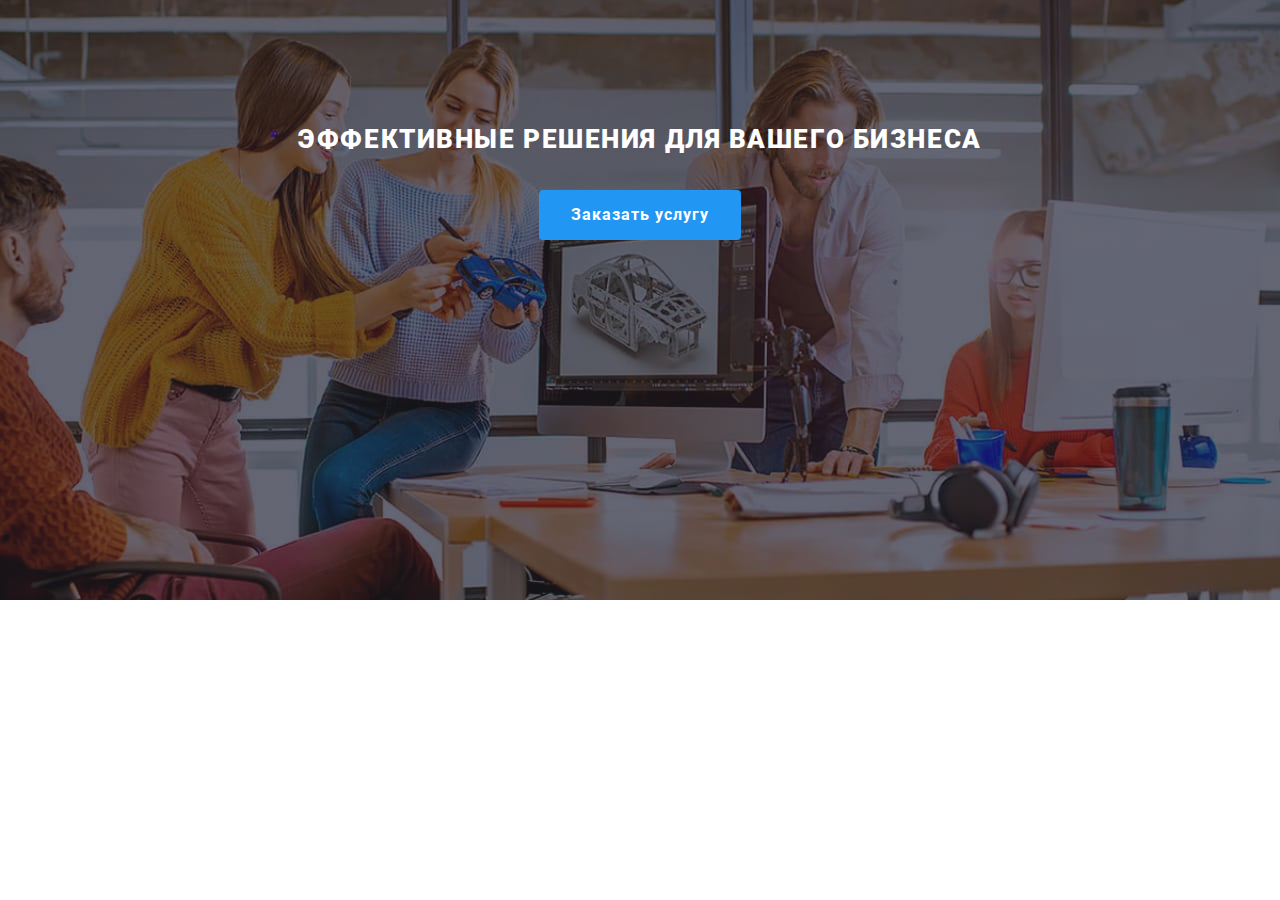
<file: index.html>
<!DOCTYPE html>
<html lang="ru">
	<head>
		<meta charset="UTF-8" />
		<meta http-equiv="X-UA-Compatible" content="IE=edge" />
		<meta name="viewport" content="width=device-width, initial-scale=1.0" />
		<title>Document</title>
		<link rel="stylesheet" href="./css/main.min.css" />
	</head>
	<body>
		<!-- <header class="header">
			<div class="header__container container">
				
				<a href="./index.html" class="logo header__logo">Web<span class="header__logo--black">Studio</span></a>
				<nav>
					<ul class="nav list">
						<li class="nav__item"><a href="./index.html" class="nav__link link current-page">Студия</a></li>
						<li class="nav__item"><a href="./portfolio.html" class="nav__link link">Портфолио</a></li>
						<li class="nav__item"><a href="" class="nav__link link">Контакты</a></li>
					</ul>
				</nav>
				<ul class="auth list">
					<li class="auth__item">
						<a href="mailto:info@devstudio.com" class="link auth__link auth__link-mail">
							<svg class="header__contacts-icon env" width="21" height="16">
								<use href="./images/icons.svg#icon-envelope"></use>
							</svg>
							info@devstudio.com
						</a>
					</li>
					<li class="auth__item">
						<a href="tel:+380961111111" class="link auth__link auth__link-tel">
							<svg class="header__contacts-icon smrt" width="16" height="21">
								<use href="./images/icons.svg#icon-smartphone"></use>
							</svg>
							+38 096 111 11 11
						</a>
					</li>
				</ul>
			</div>
		</header> -->
		<main>
			<section class="hero section">
				<div class="container hero__container">
					<h1 class="title hero__title">Эффективные решения для вашего бизнеса</h1>
					<button type="button" class="hero__button" data-modal-open>Заказать услугу</button>
				</div>
			</section>
			<!-- <section class="feature__page section">
				<h2 class="title visually-hidden">Особенности</h2>
				
				<div class="container">
					<ul class="list feature__container">
						<li class="feature__item">
							<div class="feature__item__box">
								<svg class="feature__icon" width="70px" height="70px">
									<use href="./images/icons.svg#icon-antenna"></use>
								</svg>
							</div>
							<h3 class="feature__item__title title">Внимание к деталям</h3>
							<p class="feature__item__text">
								Идейные соображения, а также начало повседневной работы по формированию позиции.
							</p>
						</li>
						<li class="feature__item">
							<div class="feature__item__box">
								<svg class="feature__icon" width="70px" height="70px">
									<use href="./images/icons.svg#icon-clock"></use>
								</svg>
							</div>
							<h3 class="feature__item__title title">Пунктуальность</h3>
							<p class="feature__item__text">
								Задача организации, в особенности же рамки и место обучения кадров влечет за собой.
							</p>
						</li>
						<li class="feature__item">
							<div class="feature__item__box">
								<svg class="feature__icon" width="70px" height="70px">
									<use href="./images/icons.svg#icon-diagram"></use>
								</svg>
							</div>
							<h3 class="feature__item__title title">Планирование</h3>
							<p class="feature__item__text">
								Равным образом консультация с широким активом в значительной степени обуславливает.
							</p>
						</li>
						<li class="feature__item">
							<div class="feature__item__box">
								<svg class="feature__icon" width="70px" height="70px">
									<use href="./images/icons.svg#icon-astronaut"></use>
								</svg>
							</div>
							<h3 class="feature__item__title title">Современные технологии</h3>
							<p class="feature__item__text">
								Значимость этих проблем настолько очевидна, что реализация плановых заданий.
							</p>
						</li>
					</ul>
				</div>
			</section>
			<section class="work section">
				<div class="container work__container">
					<h2 class="work__title title">Чем мы занимаемся</h2>
					<ul class="list work__list">
						<li>
							<a href="" class="work__link">
								<img src="./images/box-1.jpg" alt="Фото где пишут код" class="work__img" width="370" height="294" />
								<span class="work__text">десктопные приложения</span>
							</a>
						</li>
						<li>
							<a href="" class="work__link">
								<img
									src="./images/box-2.jpg"
									alt="фото с созданием моб приложения"
									class="work__img"
									width="370"
									height="294"
								/>
								<span class="work__text">мобильные приложения</span>
							</a>
						</li>
						<li>
							<a href="" class="work__link">
								<img
									src="./images/box-3.jpg"
									alt="фото с созданием дизайна"
									class="work__img"
									width="370"
									height="294"
								/>
								<span class="work__text">дизайнерские решения</span>
							</a>
						</li>
					</ul>
				</div>
			</section>
			<section class="team section">
				<div class="container">
					<h2 class="title team__title">Наша команда</h2>
					<ul class="list team__list">
						<li class="team__item">
							<img src="./images/igor-dem.jpg" alt="фото Игорь Демьяненко" class="team__img" width="270" height="260" />
							<div class="team__content">
								<h3 class="title team__name">Игорь Демьяненко</h3>
								<p lang="en" class="team__profession">Product Designer</p>
								<ul class="team__soc list">
									<li class="team__soc-item">
										<a href="" class="item__soc-link">
											<svg class="soc-icon instagram" width="20px" height="20px">
												<use href="./images/icons.svg#icon-instagram"></use>
											</svg>
										</a>
									</li>
									<li class="team__soc-item">
										<a href="" class="item__soc-link">
											<svg class="soc-icon twitter" width="20px" height="20px">
												<use href="./images/icons.svg#icon-twitter"></use>
											</svg>
										</a>
									</li>
									<li class="team__soc-item">
										<a href="" class="item__soc-link">
											<svg class="soc-icon facebook" width="20px" height="20px">
												<use href="./images/icons.svg#icon-facebook"></use>
											</svg>
										</a>
									</li>
									<li class="team__soc-item">
										<a href="" class="item__soc-link">
											<svg class="soc-icon linkedin" width="20px" height="20px">
												<use href="./images/icons.svg#icon-linkedin"></use>
											</svg>
										</a>
									</li>
								</ul>
							</div>
						</li>

						<li class="team__item">
							<img src="./images/olga-rep.jpg" alt="фото Ольга Репина" class="team__img" width="270" height="260" />
							<div class="team__content">
								<h3 class="title team__name">Ольга Репина</h3>
								<p lang="en" class="team__profession">Frontend Developer</p>
								<ul class="team__soc list">
									<li class="team__soc-item">
										<a href="" class="item__soc-link">
											<svg class="soc-icon instagram" width="20px" height="20px">
												<use href="./images/icons.svg#icon-instagram"></use>
											</svg>
										</a>
									</li>
									<li class="team__soc-item">
										<a href="" class="item__soc-link">
											<svg class="soc-icon twitter" width="20px" height="20px">
												<use href="./images/icons.svg#icon-twitter"></use>
											</svg>
										</a>
									</li>
									<li class="team__soc-item">
										<a href="" class="item__soc-link">
											<svg class="soc-icon facebook" width="20px" height="20px">
												<use href="./images/icons.svg#icon-facebook"></use>
											</svg>
										</a>
									</li>
									<li class="team__soc-item">
										<a href="" class="item__soc-link">
											<svg class="soc-icon linkedin" width="20px" height="20px">
												<use href="./images/icons.svg#icon-linkedin"></use>
											</svg>
										</a>
									</li>
								</ul>
							</div>
						</li>

						<li class="team__item">
							<img
								src="./images/nikolay-tarasov.jpg"
								alt="фото Николай Тарасов"
								class="team__img"
								width="270"
								height="260"
							/>
							<div class="team__content">
								<h3 class="title team__name">Николай Тарасов</h3>
								<p lang="en" class="team__profession">Marketing</p>
								<ul class="team__soc list">
									<li class="team__soc-item">
										<a href="" class="item__soc-link">
											<svg class="soc-icon instagram" width="20px" height="20px">
												<use href="./images/icons.svg#icon-instagram"></use>
											</svg>
										</a>
									</li>
									<li class="team__soc-item">
										<a href="" class="item__soc-link">
											<svg class="soc-icon twitter" width="20px" height="20px">
												<use href="./images/icons.svg#icon-twitter"></use>
											</svg>
										</a>
									</li>
									<li class="team__soc-item">
										<a href="" class="item__soc-link">
											<svg class="soc-icon facebook" width="20px" height="20px">
												<use href="./images/icons.svg#icon-facebook"></use>
											</svg>
										</a>
									</li>
									<li class="team__soc-item">
										<a href="" class="item__soc-link">
											<svg class="soc-icon linkedin" width="20px" height="20px">
												<use href="./images/icons.svg#icon-linkedin"></use>
											</svg>
										</a>
									</li>
								</ul>
							</div>
						</li>

						<li class="team__item">
							<img
								src="./images/mikhail-ermakov.jpg"
								alt="фото Михаил Ермаков"
								class="team__img"
								width="270"
								height="260"
							/>
							<div class="team__content">
								<h3 class="title team__name">Михаил Ермаков</h3>
								<p lang="en" class="team__profession">UI Designer</p>
								<ul class="team__soc list">
									<li class="team__soc-item">
										<a href="" class="item__soc-link">
											<svg class="soc-icon instagram" width="20px" height="20px">
												<use href="./images/icons.svg#icon-instagram"></use>
											</svg>
										</a>
									</li>
									<li class="team__soc-item">
										<a href="" class="item__soc-link">
											<svg class="soc-icon twitter" width="20px" height="20px">
												<use href="./images/icons.svg#icon-twitter"></use>
											</svg>
										</a>
									</li>
									<li class="team__soc-item">
										<a href="" class="item__soc-link">
											<svg class="soc-icon facebook" width="20px" height="20px">
												<use href="./images/icons.svg#icon-facebook"></use>
											</svg>
										</a>
									</li>
									<li class="team__soc-item">
										<a href="" class="item__soc-link">
											<svg class="soc-icon linkedin" width="20px" height="20px">
												<use href="./images/icons.svg#icon-linkedin"></use>
											</svg>
										</a>
									</li>
								</ul>
							</div>
						</li>
					</ul>
				</div>
			</section>
			<section class="clients section">
				<div class="container">
					<h2 class="title clients__title">Постоянные клиенты</h2>
					<ul class="clients__list list">
						<li class="clients__item">
							<a href="#" class="clients__link">
								<svg class="clients__logo" width="106px" height="60px">
									<use href="./images/icons.svg#icon-Logo1"></use>
								</svg>
							</a>
						</li>
						<li class="clients__item">
							<a href="#" class="clients__link">
								<svg class="clients__logo" width="106px" height="60px">
									<use href="./images/icons.svg#icon-Logo2"></use>
								</svg>
							</a>
						</li>
						<li class="clients__item">
							<a href="#" class="clients__link">
								<svg class="clients__logo" width="106px" height="60px">
									<use href="./images/icons.svg#icon-Logo3"></use>
								</svg>
							</a>
						</li>
						<li class="clients__item">
							<a href="#" class="clients__link">
								<svg class="clients__logo" width="106px" height="60px">
									<use href="./images/icons.svg#icon-Logo4"></use>
								</svg>
							</a>
						</li>
						<li class="clients__item">
							<a href="#" class="clients__link">
								<svg class="clients__logo" width="106px" height="60px">
									<use href="./images/icons.svg#icon-Logo5"></use>
								</svg>
							</a>
						</li>
						<li class="clients__item">
							<a href="#" class="clients__link">
								<svg class="clients__logo" width="106px" height="60px">
									<use href="./images/icons.svg#icon-Logo6"></use>
								</svg>
							</a>
						</li>
					</ul>
				</div>
			</section>
		</main>
		<footer class="footer">
			<div class="container footer__container">
				<div>
					
					<a href="./index.html" class="logo footer__logo">Web<span class="footer__logo--white">Studio</span></a>
					<address>
						<ul class="list list__address">
							<li>
								<a href="https://goo.gl/maps/J37NzG6z3w71KRSu6" class="address__map">г. Киев, пр-т Леси Украинки, 26</a>
							</li>
							<li><a href="mailto:info@example.com" class="link address__link">info@example.com</a></li>
							<li><a href="tel:+380991111111" class="link address__link address__link-tel">+38 099 111 11 11</a></li>
						</ul>
					</address>
				</div>
				<div class="footer-soc">
					<h2 class="footer-soc__title">присоединяйтесь</h2>
					<ul class="footer-soc__list list">
						<li class="footer-soc__item">
							<a href="" class="footer-soc__link item__soc-link">
								<svg class="soc-icon instagram" width="20px" height="20px">
									<use href="./images/icons.svg#icon-instagram"></use>
								</svg>
							</a>
						</li>
						<li class="footer-soc__item">
							<a href="" class="footer-soc__link item__soc-link">
								<svg class="soc-icon twitter" width="20px" height="20px">
									<use href="./images/icons.svg#icon-twitter"></use>
								</svg>
							</a>
						</li>
						<li class="footer-soc__item">
							<a href="" class="footer-soc__link item__soc-link">
								<svg class="soc-icon facebook" width="20px" height="20px">
									<use href="./images/icons.svg#icon-facebook"></use>
								</svg>
							</a>
						</li>
						<li class="footer-soc__item">
							<a href="" class="footer-soc__link item__soc-link">
								<svg class="soc-icon linkedin" width="20px" height="20px">
									<use href="./images/icons.svg#icon-linkedin"></use>
								</svg>
							</a>
						</li>
					</ul>
				</div>
				<form class="footer-sign">
					<p class="footer-sign__title">Подпишитесь на рассылку</p>
					<label for="footer-mail"></label>
					<input type="email" name="footer-mail" id="footer-mail" class="footer-sign__input" placeholder="E-mail" />
					<button type="submit" class="footer__btn-submit">
						Подписаться
						<svg class="sign__icon-plane"><use href="./images/icons.svg#icon-send"></use></svg>
					</button>
				</form>
			</div>
		</footer> -->
		<div class="backdrop is-hidden" data-modal>
			<div class="modal-window">
				<button type="button" class="modal__btn-close" data-modal-close>
					<svg class="close-icon" width="18px" height="18px">
						<use href="./images/icons.svg#icon-close"></use>
					</svg>
				</button>
				<p class="modal__title">Оставьте свои данные, мы вам перезвоним</p>
				<form class="modal__form">
					<div class="form-box">
						<label for="name" class="form-box__label">Имя</label>
						<div class="form-box__thumb">
							<input type="text" name="name" id="name" class="form-box__field" />
							<svg class="form-box__icon" width="18px" height="18px">
								<use href="./images/icons.svg#icon-person-input"></use>
							</svg>
						</div>
					</div>
					<div class="form-box">
						<label for="tel" class="form-box__label">Телефон</label>
						<div class="form-box__thumb">
							<input type="tel" name="tel" id="tel" class="form-box__field" />
							<svg class="form-box__icon" width="18px" height="18px">
								<use href="./images/icons.svg#icon-phone-input"></use>
							</svg>
						</div>
					</div>
					<div class="form-box">
						<label for="email" class="form-box__label">Почта</label>
						<div class="form-box__thumb">
							<input type="email" name="email" id="email" class="form-box__field" />
							<svg class="form-box__icon" width="18px" height="18px">
								<use href="./images/icons.svg#icon-email-input"></use>
							</svg>
						</div>
					</div>
					<label for="comment" class="form-box__label">Комментарий</label>
					<textarea name="comment" id="comment" class="form-box__comment" placeholder="Введите текст"></textarea>
					<div class="checkbox__policy">
						<input type="checkbox" name="policy" id="policy" value="true" class="agreement__input visually-hidden" />
						<label for="policy" class="agreement__label">
							<span>
								<svg class="agreement__icon" width="11px" height="8px">
									<use href="./images/icons.svg#icon-check"></use>
								</svg>
							</span>
							Соглашаюсь с рассылкой и принимаю&nbsp;
							<a href="#" class="agreement__policy">Условия договора</a>
						</label>
					</div>
					<button type="submit" class="modal__btn-submit">Отправить</button>
				</form>
			</div>
		</div>
		<script src="./js/modal.js"></script>
	</body>
</html>
</file>
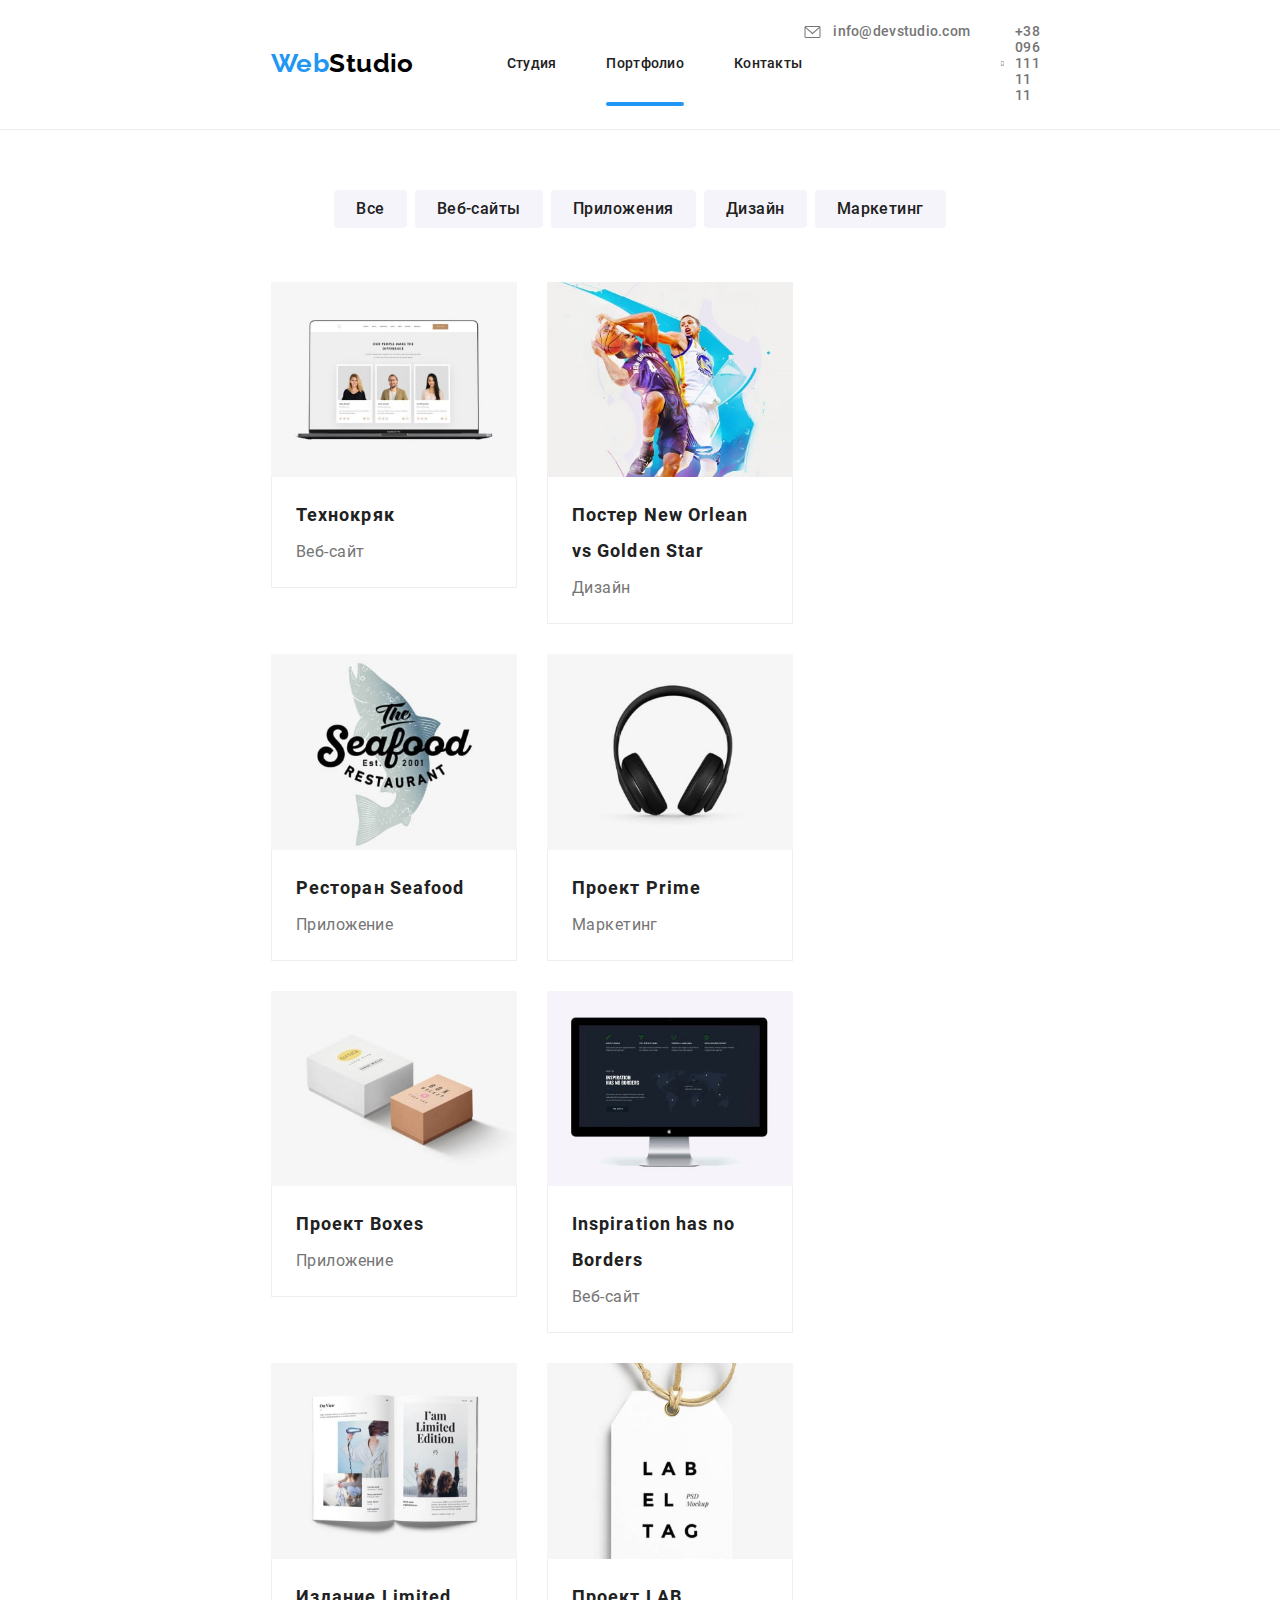
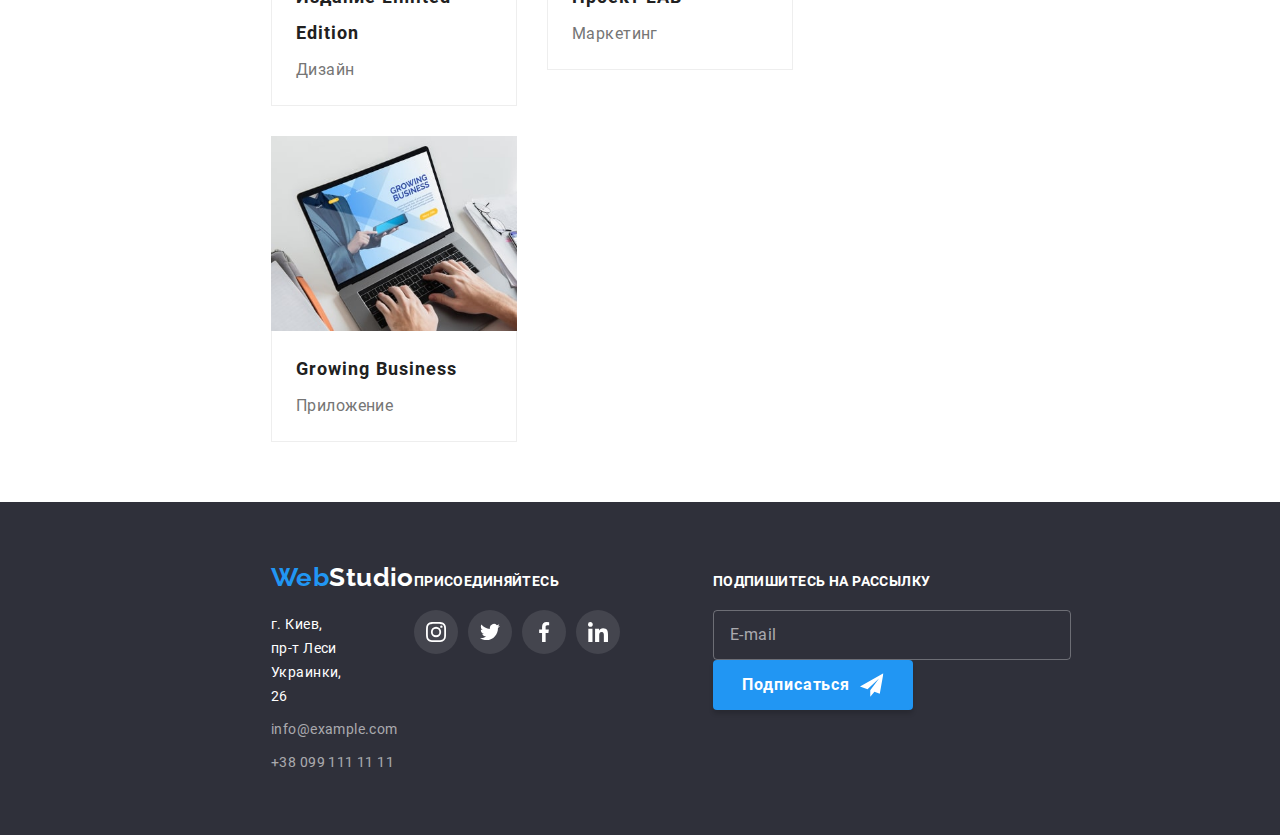
<file: portfolio.html>
<!DOCTYPE html>
<html lang="ru">
	<head>
		<meta charset="UTF-8" />
		<meta http-equiv="X-UA-Compatible" content="IE=edge" />
		<meta name="viewport" content="width=device-width, initial-scale=1.0" />
		<title>Document</title>
		<link rel="stylesheet" href="./css/main.min.css" />
	</head>
	<body>
		<header class="header">
			<div class="header__container container">
				<!-- prettier-ignore -->
				<a href="./index.html" class="logo header__logo">Web<span class="header__logo--black">Studio</span></a>
				<nav>
					<ul class="nav list">
						<li class="nav__item"><a href="./index.html" class="nav__link link">Студия</a></li>
						<li class="nav__item"><a href="./portfolio.html" class="nav__link link current-page">Портфолио</a></li>
						<li class="nav__item"><a href="" class="nav__link link">Контакты</a></li>
					</ul>
				</nav>
				<ul class="auth list">
					<li class="auth__item">
						<a href="mailto:info@devstudio.com" class="link auth__link auth__link-mail">
							<svg class="header__contacts-icon env" width="21" height="16">
								<use href="./images/icons.svg#icon-envelope"></use>
							</svg>
							info@devstudio.com
						</a>
					</li>
					<li class="auth__item">
						<a href="tel:+380961111111" class="link auth__link auth__link-tel">
							<svg class="header__contacts-icon smrt" width="16" height="21">
								<use href="./images/icons.svg#icon-smartphone"></use>
							</svg>
							+38 096 111 11 11
						</a>
					</li>
				</ul>
			</div>
		</header>
		<main class="main">
			<section class="section">
				<h1 class="portfolio visually-hidden">Портфолио</h1>
				<!-- скрытый заголовок -->
				<div class="container portfolio__container">
					<ul class="filter list">
						<li><button type="button" class="filter__button">Все</button></li>
						<li><button type="button" class="filter__button">Веб-сайты</button></li>
						<li><button type="button" class="filter__button">Приложения</button></li>
						<li><button type="button" class="filter__button">Дизайн</button></li>
						<li><button type="button" class="filter__button">Маркетинг</button></li>
					</ul>
					<h2 class="projects-title visually-hidden">проекты</h2>
					<!-- скрытый заголовок -->
					<ul class="list projects">
						<li class="projects__item">
							<a href="" class="projects__link">
								<div class="projects__box">
									<img
										src="./images/img-1.jpg"
										alt="фото открытого ноута на мониторе веб-сайт Технокряк"
										class="projects__foto"
									/>
									<p class="overlay">
										Ресурс предлагает комплексные предложения с разным уровнем функционала и сервисов. Все это позволит
										посетителю получить исчерпывающие сведения о компании или частном лице.
									</p>
								</div>

								<div class="projects__content">
									<h3 class="projects__title title">Технокряк</h3>
									<p class="projects__type">Веб-сайт</p>
								</div>
							</a>
						</li>
						<li class="projects__item">
							<a href="" class="projects__link">
								<div class="projects__box">
									<img
										src="./images/img-2.jpg"
										alt="Постер Новый Орлеан против Голден Стейт Вариорз"
										class="projects__foto"
									/>
									<p class="overlay">
										Lorem, ipsum dolor sit amet consectetur adipisicing elit. Ad maiores quis itaque debitis, corporis
										unde nulla magni dignissimos quae officia. Accusantium impedit molestias perspiciatis voluptate
										laboriosam ratione neque, atque delectus ut tenetur recusandae minus magnam blanditiis non fuga
										error modi illo doloribus sint deleniti. Deleniti fugit saepe repellendus optio molestias.
									</p>
								</div>
								<div class="projects__content">
									<h3 class="projects__title title">Постер New Orlean vs Golden Star</h3>
									<p class="projects__type">Дизайн</p>
								</div>
							</a>
						</li>
						<li class="projects__item">
							<a href="" class="projects__link">
								<div class="projects__box">
									<img src="./images/img-3.jpg" alt="лого ресторана" class="projects__foto" />
									<p class="overlay">
										Lorem ipsum dolor sit amet consectetur adipisicing elit. Consequuntur dolores placeat harum
										accusantium numquam dolore amet aliquid eius quam magnam temporibus illum, reprehenderit rem
										asperiores quisquam est quis. Cumque voluptates quam necessitatibus beatae non modi ullam esse
										minima perferendis est exercitationem sed accusamus quibusdam nesciunt eveniet, sit facilis sint. A?
									</p>
								</div>
								<div class="projects__content">
									<h3 class="projects__title title">Ресторан Seafood</h3>
									<p class="projects__type">Приложение</p>
								</div>
							</a>
						</li>
						<li class="projects__item">
							<a href="" class="projects__link">
								<div class="projects__box">
									<img src="./images/img-4.jpg" alt="наушники" class="projects__foto" />
									<p class="overlay">
										Lorem ipsum dolor sit amet consectetur adipisicing elit. Consequuntur dolores placeat harum
										accusantium numquam dolore amet aliquid eius quam magnam temporibus illum, reprehenderit rem
										asperiores quisquam est quis. Cumque voluptates quam necessitatibus beatae non modi ullam esse
										minima perferendis est exercitationem sed accusamus quibusdam nesciunt eveniet, sit facilis sint. A?
									</p>
								</div>

								<div class="projects__content">
									<h3 class="projects__title title">Проект Prime</h3>
									<p class="projects__type">Маркетинг</p>
								</div>
							</a>
						</li>
						<li class="projects__item">
							<a href="" class="projects__link">
								<div class="projects__box">
									<img src="./images/img-5.jpg" alt="две коробки разных размеров" class="projects__foto" />
									<p class="overlay">
										Lorem ipsum dolor sit amet consectetur adipisicing elit. Consequuntur dolores placeat harum
										accusantium numquam dolore amet aliquid eius quam magnam temporibus illum, reprehenderit rem
										asperiores quisquam est quis. Cumque voluptates quam necessitatibus beatae non modi ullam esse
										minima perferendis est exercitationem sed accusamus quibusdam nesciunt eveniet, sit facilis sint. A?
									</p>
								</div>

								<div class="projects__content">
									<h3 class="projects__title title">Проект Boxes</h3>
									<p class="projects__type">Приложение</p>
								</div>
							</a>
						</li>
						<li class="projects__item">
							<a href="" class="projects__link">
								<div class="projects__box">
									<img src="./images/img-6.jpg" alt="монитор с изображением веб-сайта" class="projects__foto" />
									<p class="overlay">
										Lorem ipsum dolor sit amet consectetur adipisicing elit. Consequuntur dolores placeat harum
										accusantium numquam dolore amet aliquid eius quam magnam temporibus illum, reprehenderit rem
										asperiores quisquam est quis. Cumque voluptates quam necessitatibus beatae non modi ullam esse
										minima perferendis est exercitationem sed accusamus quibusdam nesciunt eveniet, sit facilis sint. A?
									</p>
								</div>

								<div class="projects__content">
									<h3 class="projects__title title">Inspiration has no Borders</h3>
									<p class="projects__type">Веб-сайт</p>
								</div>
							</a>
						</li>
						<li class="projects__item">
							<a href="" class="projects__link">
								<div class="projects__box">
									<img
										src="./images/img-7.jpg"
										alt="открытая книга-журнал с фото и текстом внутри"
										class="projects__foto"
									/>
									<p class="overlay">
										Lorem ipsum dolor sit amet consectetur adipisicing elit. Consequuntur dolores placeat harum
										accusantium numquam dolore amet aliquid eius quam magnam temporibus illum, reprehenderit rem
										asperiores quisquam est quis. Cumque voluptates quam necessitatibus beatae non modi ullam esse
										minima perferendis est exercitationem sed accusamus quibusdam nesciunt eveniet, sit facilis sint. A?
									</p>
								</div>

								<div class="projects__content">
									<h3 class="projects__title title">Издание Limited Edition</h3>
									<p class="projects__type">Дизайн</p>
								</div>
							</a>
						</li>
						<li class="projects__item">
							<a href="" class="projects__link">
								<div class="projects__box">
									<img src="./images/img-8.jpg" alt="лэйба на веревочке с надписью" class="projects__foto" />
									<p class="overlay">
										Lorem ipsum dolor sit amet consectetur adipisicing elit. Consequuntur dolores placeat harum
										accusantium numquam dolore amet aliquid eius quam magnam temporibus illum, reprehenderit rem
										asperiores quisquam est quis. Cumque voluptates quam necessitatibus beatae non modi ullam esse
										minima perferendis est exercitationem sed accusamus quibusdam nesciunt eveniet, sit facilis sint. A?
									</p>
								</div>

								<div class="projects__content">
									<h3 class="projects__title title">Проект LAB</h3>
									<p class="projects__type">Маркетинг</p>
								</div>
							</a>
						</li>
						<li class="projects__item">
							<a href="" class="projects__link">
								<div class="projects__box">
									<img src="./images/img-9.jpg" alt="печатающие руки за открытым ноутом" class="projects__foto" />
									<p class="overlay">
										Lorem ipsum dolor sit amet consectetur adipisicing elit. Consequuntur dolores placeat harum
										accusantium numquam dolore amet aliquid eius quam magnam temporibus illum, reprehenderit rem
										asperiores quisquam est quis. Cumque voluptates quam necessitatibus beatae non modi ullam esse
										minima perferendis est exercitationem sed accusamus quibusdam nesciunt eveniet, sit facilis sint. A?
									</p>
								</div>

								<div class="projects__content">
									<h3 class="projects__title title">Growing Business</h3>
									<p class="projects__type">Приложение</p>
								</div>
							</a>
						</li>
					</ul>
				</div>
			</section>
		</main>
		<footer class="footer">
			<div class="container footer__container">
				<div>
					<!-- prettier-ignore -->
					<a href="./index.html" class="logo footer__logo">Web<span class="footer__logo--white">Studio</span></a>
					<address>
						<ul class="list list__address">
							<li>
								<a href="https://goo.gl/maps/J37NzG6z3w71KRSu6" class="address__map">г. Киев, пр-т Леси Украинки, 26</a>
							</li>
							<li><a href="mailto:info@example.com" class="link address__link">info@example.com</a></li>
							<li><a href="tel:+380991111111" class="link address__link address__link-tel">+38 099 111 11 11</a></li>
						</ul>
					</address>
				</div>
				<div class="footer-soc">
					<h2 class="footer-soc__title">присоединяйтесь</h2>
					<ul class="footer-soc__list list">
						<li class="footer-soc__item">
							<a href="" class="footer-soc__link item__soc-link">
								<svg class="soc-icon instagram" width="20px" height="20px">
									<use href="./images/icons.svg#icon-instagram"></use>
								</svg>
							</a>
						</li>
						<li class="footer-soc__item">
							<a href="" class="footer-soc__link item__soc-link">
								<svg class="soc-icon twitter" width="20px" height="20px">
									<use href="./images/icons.svg#icon-twitter"></use>
								</svg>
							</a>
						</li>
						<li class="footer-soc__item">
							<a href="" class="footer-soc__link item__soc-link">
								<svg class="soc-icon facebook" width="20px" height="20px">
									<use href="./images/icons.svg#icon-facebook"></use>
								</svg>
							</a>
						</li>
						<li class="footer-soc__item">
							<a href="" class="footer-soc__link item__soc-link">
								<svg class="soc-icon linkedin" width="20px" height="20px">
									<use href="./images/icons.svg#icon-linkedin"></use>
								</svg>
							</a>
						</li>
					</ul>
				</div>
				<form class="footer-sign">
					<p class="footer-sign__title">Подпишитесь на рассылку</p>
					<label for="footer-mail"></label>
					<input type="email" name="footer-mail" id="footer-mail" class="footer-sign__input" placeholder="E-mail" />
					<button type="submit" class="footer__btn-submit">
						Подписаться
						<svg class="sign__icon-plane"><use href="./images/icons.svg#icon-send"></use></svg>
					</button>
				</form>
			</div>
		</footer>
	</body>
</html>
</file>
<file: css/main.min.css>
:root{--primary-text-color: #757575;--title-text-color: #212121;--accent-color: #2196f3;--second-text-color: #ffffff;--soc-primary-color: #afb1b8;--transition-effect: 250ms cubic-bezier(0.4, 0, 0.2, 1)}@font-face{font-family:"Raleway";font-style:normal;font-weight:700;src:url("../fonts/raleway-v28-latin-700.eot");src:local(""),url("../fonts/raleway-v28-latin-700.eot?#iefix") format("embedded-opentype"),url("../fonts/raleway-v28-latin-700.woff2") format("woff2"),url("../fonts/raleway-v28-latin-700.woff") format("woff"),url("../fonts/raleway-v28-latin-700.ttf") format("truetype"),url("../fonts/raleway-v28-latin-700.svg#Raleway") format("svg")}@font-face{font-family:"Roboto";font-style:normal;font-weight:400;src:url("../fonts/roboto-v30-latin_cyrillic-regular.eot");src:local(""),url("../fonts/roboto-v30-latin_cyrillic-regular.eot?#iefix") format("embedded-opentype"),url("../fonts/roboto-v30-latin_cyrillic-regular.woff2") format("woff2"),url("../fonts/roboto-v30-latin_cyrillic-regular.woff") format("woff"),url("../fonts/roboto-v30-latin_cyrillic-regular.ttf") format("truetype"),url("../fonts/roboto-v30-latin_cyrillic-regular.svg#Roboto") format("svg")}@font-face{font-family:"Roboto";font-style:normal;font-weight:500;src:url("../fonts/roboto-v30-latin_cyrillic-500.eot");src:local(""),url("../fonts/roboto-v30-latin_cyrillic-500.eot?#iefix") format("embedded-opentype"),url("../fonts/roboto-v30-latin_cyrillic-500.woff2") format("woff2"),url("../fonts/roboto-v30-latin_cyrillic-500.woff") format("woff"),url("../fonts/roboto-v30-latin_cyrillic-500.ttf") format("truetype"),url("../fonts/roboto-v30-latin_cyrillic-500.svg#Roboto") format("svg")}@font-face{font-family:"Roboto";font-style:normal;font-weight:700;src:url("../fonts/roboto-v30-latin_cyrillic-700.eot");src:local(""),url("../fonts/roboto-v30-latin_cyrillic-700.eot?#iefix") format("embedded-opentype"),url("../fonts/roboto-v30-latin_cyrillic-700.woff2") format("woff2"),url("../fonts/roboto-v30-latin_cyrillic-700.woff") format("woff"),url("../fonts/roboto-v30-latin_cyrillic-700.ttf") format("truetype"),url("../fonts/roboto-v30-latin_cyrillic-700.svg#Roboto") format("svg")}@font-face{font-family:"Roboto";font-style:normal;font-weight:900;src:url("../fonts/roboto-v30-latin_cyrillic-900.eot");src:local(""),url("../fonts/roboto-v30-latin_cyrillic-900.eot?#iefix") format("embedded-opentype"),url("../fonts/roboto-v30-latin_cyrillic-900.woff2") format("woff2"),url("../fonts/roboto-v30-latin_cyrillic-900.woff") format("woff"),url("../fonts/roboto-v30-latin_cyrillic-900.ttf") format("truetype"),url("../fonts/roboto-v30-latin_cyrillic-900.svg#Roboto") format("svg")}/*! modern-normalize v1.1.0 | MIT License | https://github.com/sindresorhus/modern-normalize */*,::before,::after{box-sizing:border-box}html{line-height:1.15;-webkit-text-size-adjust:100%;-moz-tab-size:4;-o-tab-size:4;tab-size:4}body{margin:0;font-family:system-ui,-apple-system,"Segoe UI",Roboto,Helvetica,Arial,sans-serif,"Apple Color Emoji","Segoe UI Emoji"}hr{height:0;color:inherit}abbr[title]{-webkit-text-decoration:underline dotted;text-decoration:underline dotted}b,strong{font-weight:bolder}code,kbd,samp,pre{font-family:ui-monospace,SFMono-Regular,Consolas,"Liberation Mono",Menlo,monospace;font-size:1em}small{font-size:80%}sub,sup{font-size:75%;line-height:0;position:relative;vertical-align:baseline}sub{bottom:-0.25em}sup{top:-0.5em}table{text-indent:0;border-color:inherit}button,input,optgroup,select,textarea{font-family:inherit;font-size:100%;line-height:1.15;margin:0}button,select{text-transform:none}button,[type=button],[type=reset],[type=submit]{-webkit-appearance:button}::-moz-focus-inner{border-style:none;padding:0}:-moz-focusring{outline:1px dotted ButtonText}:-moz-ui-invalid{box-shadow:none}legend{padding:0}progress{vertical-align:baseline}::-webkit-inner-spin-button,::-webkit-outer-spin-button{height:auto}[type=search]{-webkit-appearance:textfield;outline-offset:-2px}::-webkit-search-decoration{-webkit-appearance:none}::-webkit-file-upload-button{-webkit-appearance:button;font:inherit}summary{display:list-item}body{color:var(--primary-text-color);font-family:"Roboto",sans-serif;font-weight:400;font-size:14px;letter-spacing:.03em}p,h1,h2,h3,h4,h5,h6{margin:0}ul{margin:0;padding-left:0}.container{width:100%;margin-left:auto;margin-right:auto;padding-left:15px;padding-right:15px}@media screen and (min-width: 480px){.container{max-width:480px}}@media screen and (min-width: 768px){.container{max-width:768px}}.section{padding-top:60px;padding-bottom:60px}.visually-hidden{position:absolute;width:1px;height:1px;margin:-1px;border:0;padding:0;white-space:nowrap;-webkit-clip-path:inset(100%);clip-path:inset(100%);clip:rect(0 0 0 0);overflow:hidden}.title{color:var(--title-text-color)}.link{text-decoration:none;transition:color var(--transition-effect)}.link:hover,.link:focus{color:var(--accent-color)}.list{list-style:none}img{display:block;max-width:100%;height:auto;width:100%}.current-page{position:relative;color:var(--accent-color)}.current-page::after{content:"";position:absolute;left:0;border-radius:2px;background-color:var(--accent-color);width:100%;height:4px;top:47px}.logo{color:var(--accent-color);text-decoration:none;font-family:"Raleway",sans-serif;font-weight:700;font-size:26px;line-height:1.19}.footer__logo{margin-bottom:20px;display:block}.footer__logo--white{color:var(--second-text-color)}.header__logo{margin-right:93px}.header__logo--black{color:#000}.header{border-bottom:1px solid #ececec;padding-top:24px;padding-bottom:25px}.header__container{display:flex;align-items:center}.nav{display:flex;gap:50px}.nav__link{color:var(--title-text-color)}.auth{display:flex;margin-left:auto;gap:30px}.auth__item{background-position:center;background-size:contain}.auth__link{color:currentColor;display:flex;align-items:center}.nav__link,.auth__link{font-weight:500;line-height:1.14;letter-spacing:.02em}.header__contacts-icon{margin-right:10px;fill:currentColor}.hero{height:600px;max-width:1600px;background-color:#2f303a;text-align:center;padding-bottom:0;padding-top:0;margin-left:auto;margin-right:auto;background-image:linear-gradient(to right, rgba(47, 48, 58, 0.4), rgba(47, 48, 58, 0.4)),url(../images/Img.jpg);background-size:auto;background-repeat:no-repeat;background-position:top}.hero__container{padding-top:118px;padding-bottom:118px}.hero__title{color:var(--second-text-color);text-transform:uppercase;font-weight:900;font-size:26px;line-height:1.62;letter-spacing:.06em;margin-bottom:30px;max-width:696px;margin-left:auto;margin-right:auto}.hero__button{color:var(--second-text-color);background-color:var(--accent-color);cursor:pointer;font-family:inherit;font-weight:700;font-size:16px;line-height:1.88;letter-spacing:.06em;border-radius:4px;padding:10px 32px;min-width:200px;border:none;transition:color var(--transition-effect),background-color var(--transition-effect)}.hero__button:hover,.hero__button:focus{background-color:#188ce8}.feature__page{padding-bottom:0}.feature__container{display:flex;gap:30px}.feature__item{width:270px}.feature__item__box{display:flex;align-items:center;justify-content:center;height:120px;background-color:#f5f4fa;margin-bottom:30px;border-radius:4px}.feature__item__title{font-size:14px;line-height:1.14;text-transform:uppercase;margin-bottom:10px}.feature__item__text{font-size:14px;line-height:1.71;width:270px}.work__title{font-size:36px;line-height:1.17;text-align:center;margin-bottom:50px}.work__list{display:flex;gap:30px}.work__link{position:relative}.work__text{position:absolute;bottom:0;display:flex;justify-content:center;align-items:center;width:100%;height:70px;background-color:rgba(47,48,58,.8);font-weight:700;font-size:14px;line-height:1.14;letter-spacing:.03em;text-transform:uppercase;color:var(--second-text-color)}.team{background-color:#f5f4fa}.team__list{display:flex;gap:30px}.team__item{flex-basis:25%;height:auto;background-color:#fff;border-radius:0px 0px 4px 4px;box-shadow:0px 1px 3px rgba(0,0,0,.12),0px 1px 1px rgba(0,0,0,.14),0px 2px 1px rgba(0,0,0,.2)}.team__content{padding:30px 32px}.team__title{font-size:36px;line-height:1.17;text-align:center;margin-bottom:50px}.team__name{font-weight:500;font-size:16px;line-height:1.19;margin-bottom:10px;text-align:center}.team__profession{font-size:16px;line-height:1.19;text-align:center;margin-bottom:16px}.team__soc{display:flex;justify-content:center;gap:10px}.soc-icon{fill:currentColor}.item__soc-link{width:44px;height:44px;border-radius:50%;display:flex;justify-content:center;align-items:center;color:var(--soc-primary-color);transition:color var(--transition-effect),background-color var(--transition-effect)}.item__soc-link:hover,.item__soc-link:focus{background-color:var(--accent-color);color:var(--second-text-color)}.clients__title{font-weight:700;font-size:36px;line-height:1.17;text-align:center;letter-spacing:.03em;color:#212121;margin-bottom:50px}.clients__list{display:flex;justify-content:center;gap:30px}.clients__link{display:flex;align-items:center;justify-content:center;width:170px;height:92px;color:#afb1b8;border:1px solid #afb1b8;border-radius:4px;transition:border var(--transition-effect),color var(--transition-effect)}.clients__link:hover,.clients__link:focus{color:var(--accent-color);border:1px solid var(--accent-color)}.clients__logo{fill:currentColor}.footer{background-color:#2f303a;padding-top:60px;padding-bottom:60px}.footer__container{display:flex;align-items:baseline}.address__map{display:block;color:var(--second-text-color);font-style:normal;text-decoration:none;font-size:14px;line-height:1.71;margin-bottom:9px;margin-right:70px}.address__link{display:inline-block;color:rgba(255,255,255,.6);font-style:normal;font-size:14px;line-height:1.71;margin-bottom:9px}.address__link-tel{margin:0}.footer-soc{margin-right:93px}.footer-soc__title{margin-bottom:20px;font-weight:700;font-size:14px;line-height:1.14;letter-spacing:.03em;text-transform:uppercase;color:#fff}.footer-soc__list{display:flex;justify-content:center;gap:10px}.footer-soc__link{background-color:rgba(255,255,255,.1);color:var(--second-text-color)}.footer-sign__title{margin-bottom:20px;font-weight:700;font-size:14px;line-height:1.14;letter-spacing:.03em;text-transform:uppercase;color:#fff}.footer-sign__input{width:358px;height:50px;background-color:rgba(0,0,0,0);border:1px solid rgba(255,255,255,.3);border-radius:4px;padding:15px 16px;margin-right:12px;transition:border var(--transition-effect);color:var(--second-text-color)}.footer-sign__input:hover,.footer-sign__input:focus{border-color:var(--accent-color)}.footer-sign__input::-moz-placeholder{font-size:16px;line-height:1.25;letter-spacing:.03em;color:rgba(255,255,255,.6)}.footer-sign__input:-ms-input-placeholder{font-size:16px;line-height:1.25;letter-spacing:.03em;color:rgba(255,255,255,.6)}.footer-sign__input::placeholder{font-size:16px;line-height:1.25;letter-spacing:.03em;color:rgba(255,255,255,.6)}.footer__btn-submit{width:200px;height:50px;background-color:var(--accent-color);color:var(--second-text-color);padding:10px 29px;box-shadow:0px 4px 4px rgba(0,0,0,.15);border-radius:4px;border:none;cursor:pointer;letter-spacing:.06em;font-weight:700;font-size:16px;line-height:1.88;display:inline-flex;align-items:center;text-align:center}.sign__icon-plane{fill:var(--second-text-color);width:24px;height:24px;margin-left:10px}.filter{margin-bottom:54px;display:flex;justify-content:center;gap:8px}.filter__button{background-color:#f5f4fa;color:var(--title-text-color);cursor:pointer;font-family:inherit;font-weight:500;font-size:16px;line-height:1.62;text-align:center;letter-spacing:.03em;border-radius:4px;border:rgba(0,0,0,0);padding:6px 22px;transition:background-color var(--transition-effect),color var(--transition-effect),box-shadow var(--transition-effect)}.filter__button:hover,.filter__button:focus{background-color:var(--accent-color);color:var(--second-text-color);box-shadow:0px 3px 1px rgba(0,0,0,.1),0px 1px 2px rgba(0,0,0,.08),0px 2px 2px rgba(0,0,0,.12)}.projects{display:flex;gap:30px;flex-wrap:wrap}.projects__item{flex-basis:33.3333333333%;max-width:370px;max-height:404px;transition:box-shadow var(--transition-effect)}.projects__item:hover,.projects__item:focus{box-shadow:0px 1px 1px rgba(0,0,0,.12),0px 4px 4px rgba(0,0,0,.06),1px 4px 6px rgba(0,0,0,.16)}.projects__link{color:currentColor;text-decoration:none}.projects__box{display:block;position:relative;overflow:hidden}.projects__content{padding:20px 24px;border-bottom:1px solid #eee;border-right:1px solid #eee;border-left:1px solid #eee}.projects__title{font-size:18px;line-height:2;letter-spacing:.06em;margin-bottom:4px}.projects__type{font-size:16px;line-height:1.88}.overlay{position:absolute;width:100%;height:100%;background-color:rgba(33,150,243,.9);top:0;left:0;padding:63px 24px;font-weight:400;font-size:18px;line-height:1.56;letter-spacing:.03em;color:var(--second-text-color);transform:translateY(100%);overflow:auto;transition:transform var(--transition-effect)}.projects__item:focus .overlay,.projects__item:hover .overlay{transform:translateY(0)}.backdrop{position:fixed;width:100%;height:100%;background-color:rgba(0,0,0,.2);top:0;transition:opacity var(--transition-effect),visibility var(--transition-effect)}.modal-window{position:absolute;width:528px;min-height:581px;background-color:#fff;border-radius:4px;top:50%;left:50%;transform:translate(-50%, -50%) scale(1);transition:transform var(--transition-effect);padding:40px;box-shadow:0px 1px 3px rgba(0,0,0,.12),0px 1px 1px rgba(0,0,0,.14),0px 2px 1px rgba(0,0,0,.2)}.backdrop.is-hidden .modal-window{transform:translate(-50%, -50%) scale(0)}.modal__btn-close{position:absolute;top:8px;right:8px;width:30px;height:30px;border-radius:50%;background-color:rgba(0,0,0,0);border:1px solid rgba(0,0,0,.1);padding:0;display:flex;justify-content:center;align-items:center;cursor:pointer;outline:rgba(0,0,0,0);transition:background-color var(--transition-effect),fill var(--transition-effect)}.modal__btn-close:hover,.modal__btn-close:focus{fill:var(--accent-color)}.is-hidden{visibility:hidden;opacity:0;pointer-events:none}.modal__title{font-weight:700;font-size:20px;line-height:1.15;text-align:center;color:#212121;letter-spacing:.03em;margin-bottom:12px}.form-box{margin-bottom:10px}.form-box__label{display:block;font-size:12px;line-height:1.17;letter-spacing:.01em;margin-bottom:4px}.form-box__thumb{position:relative}.form-box__icon{position:absolute;top:50%;left:15px;transform:translateY(-50%);transition:fill var(--transition-effect)}.form-box__field{width:100%;height:40px;border:1px solid rgba(33,33,33,.2);border-radius:4px;cursor:pointer;transition:border var(--transition-effect);padding:12px 0 12px 42px}.form-box__comment{margin-bottom:20px;border:1px solid rgba(33,33,33,.2);border-radius:4px;height:120px;resize:none;width:100%;padding:12px 16px;font-size:12px;line-height:1.17;letter-spacing:.01em;cursor:pointer;transition:border var(--transition-effect)}.form-box__comment::-moz-placeholder{color:rgba(117,117,117,.5)}.form-box__comment:-ms-input-placeholder{color:rgba(117,117,117,.5)}.form-box__comment::placeholder{color:rgba(117,117,117,.5)}.form-box__field:hover,.form-box__field:focus,.form-box__comment:hover,.form-box__comment:focus{border:1px solid var(--accent-color)}.form-box__field:focus+.form-box__icon{fill:var(--accent-color)}input,textarea{outline:rgba(0,0,0,0)}.agreement__label{line-height:1.71;letter-spacing:.03em;display:flex;align-items:center;justify-content:center;margin-bottom:30px}.agreement__policy{color:var(--accent-color)}.agreement__icon{height:15px;width:16px;border-radius:2px;background-color:rgba(0,0,0,0);border:2px solid #212121;fill:rgba(0,0,0,0);margin-right:7px;display:flex;transition:background-color var(--transition-effect),border var(--transition-effect)}.agreement__input:checked+.agreement__label .agreement__icon{background-color:var(--accent-color);border:none}.modal__btn-submit{padding:10px 52px;background-color:var(--accent-color);box-shadow:0px 4px 4px rgba(0,0,0,.15);border-radius:4px;margin-left:auto;margin-right:auto;display:block;font-weight:700;font-size:16px;line-height:1.88;letter-spacing:.06em;color:#fff;border:none;width:200px;height:50px;cursor:pointer;transition:background-color var(--transition-effect)}.modal__btn-submit:hover,.modal__btn-submit:focus{background-color:#188ce8;box-shadow:0px 4px 4px rgba(0,0,0,.15)}/*# sourceMappingURL=main.min.css.map */
</file>
